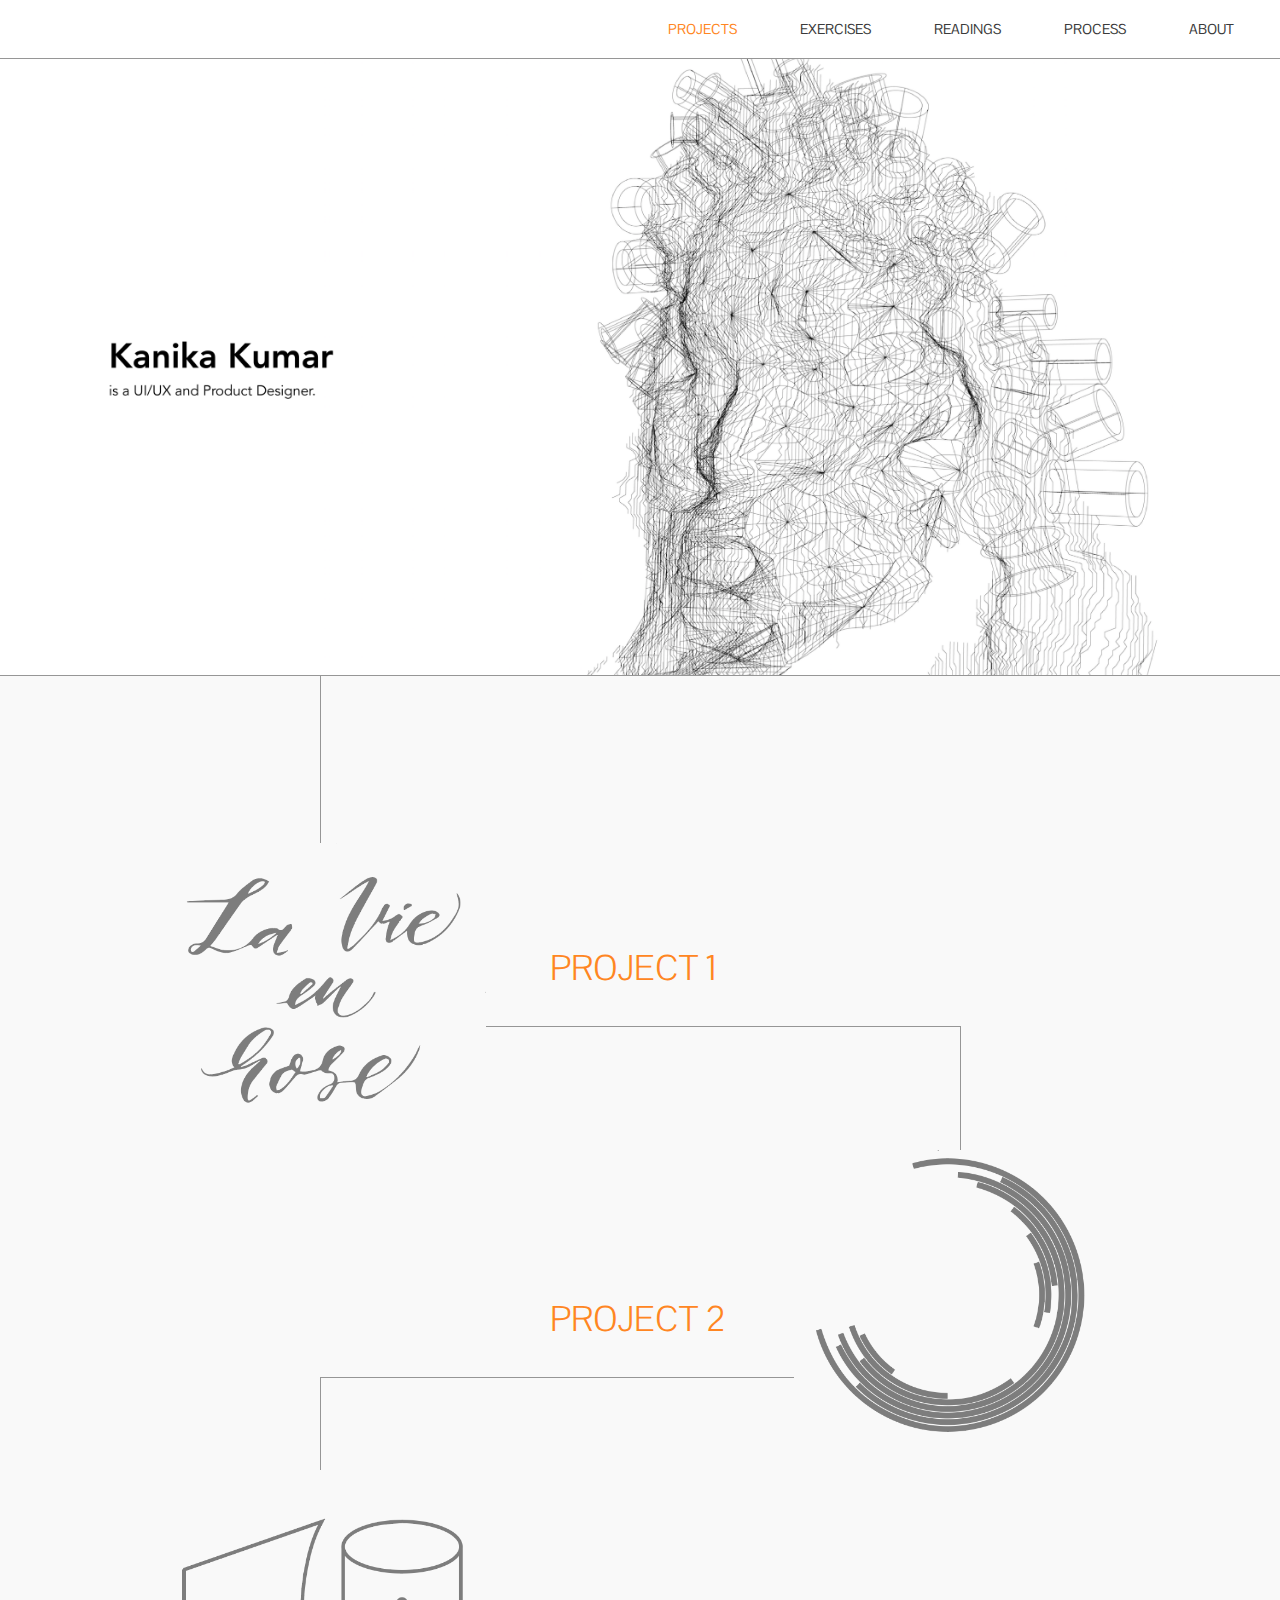
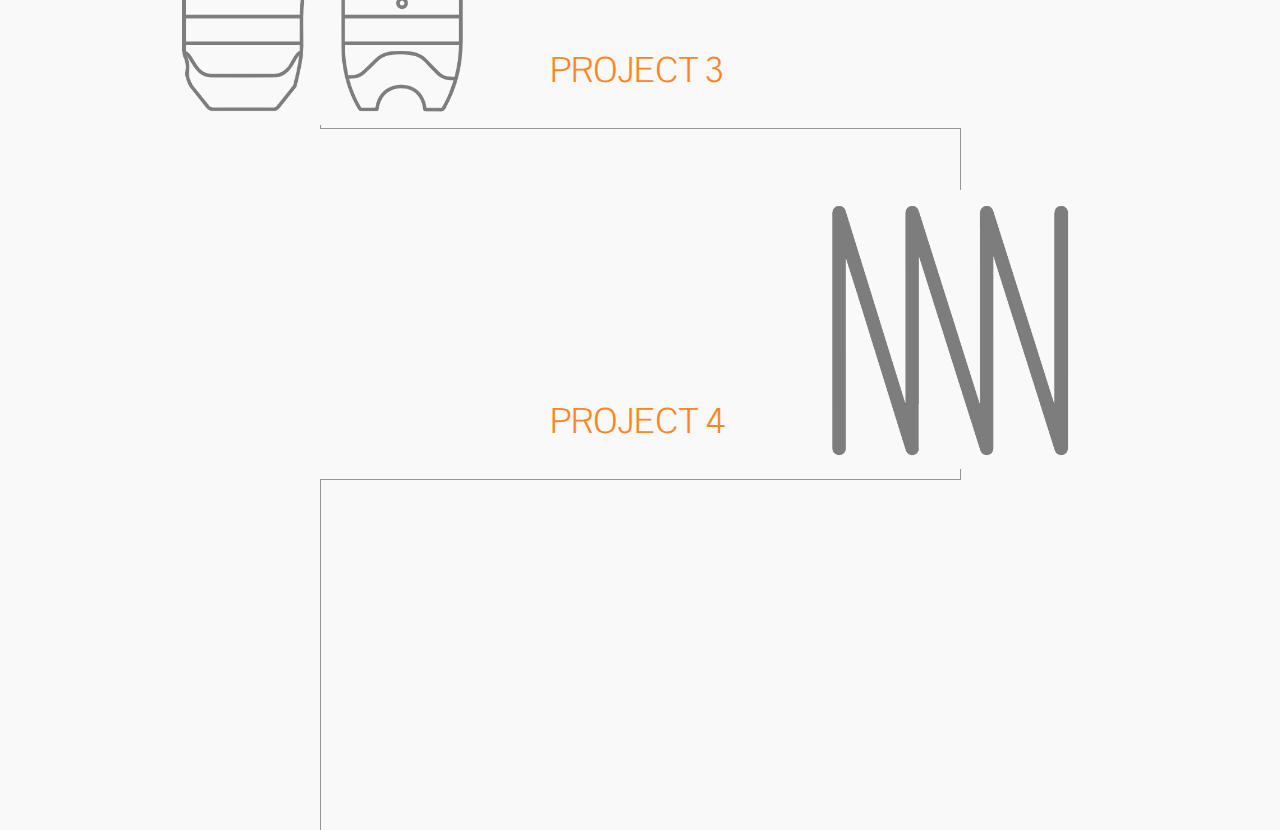
<file: index.html>
<!DOCTYPE html>
<html>
	<head>
		<title>Kanika Kumar | Projects</title>
		<link rel="stylesheet" href="index.css">
		<script src="https://ajax.googleapis.com/ajax/libs/jquery/2.1.3/jquery.min.js"></script>
		<script src="index.js"></script>
	</head>

	<body>
		<ul>
			<li><a class="current" href="index.html">PROJECTS</a></li>
			<li><a href="exercises.html">EXERCISES</a></li>
			<li><a href="readings.html">READINGS</a></li>
			<li><a href="process.html">PROCESS</a></li>
			<li><a href="aboutpage.html">ABOUT</a></li>
		</ul>


		<img class="webbanner" src="websitebanner.png" alt="website banner">
		<div class="access">

			<img class="project1" src="project1.png" alt="project 1">
			<div class="describe1">
				<img class="cover" src="cover1.png" alt="cover 1">
				<h2>LYRIC PROJECT: LA VIE EN ROSE</h2>
				<p>This was the first proper project we worked on and was all about illustrating different lyrics using different fonts and layouts. The idea was to feel the song through the presentation of the words. I chose "La Vie En Rose" by Louis Armstrong.</p>
				<p><a class="link" href="LaVieEnRose/la_vie_en_rose.html">Check it out!</a></p>
			</div>


			<img class="project2" src="project2.png" alt="project 2">
			<div class="describe2">
				<img class="cover" src="cover2.png" alt="cover 2">
				<h2>JMB PROJECT: BEETHOVEN</h2>
				<p>This project involved studying Josef Muller-Brockmann’s beautiful posters. I decided to focus on his Beethoven series because of my love for music and also decided to experiment with animation techniques in CSS.</p>
				<p><a class="link" href="JMBPoster/JMBPoster-test.html">Check it out!</a></p>
			</div>


			<img class="project3" src="project3.png" alt="project 3">
			<div class="describe3">
				<img class="cover" src="cover3.png" alt="cover 3">
				<h2>WEB TREND PROJECT: URTHY</h2>
				<p>This was our first Javascript project and we were asked to find a web trend we were drawn to and either emphasize or diminish it. I decided to focus on scroll animation to animate components of my own project. </p>
				<p><a class="link" href="WebTrends/urthy.html">Check it out!</a></p>
			</div>


			<img class="project4" src="project4.png" alt="project 4">
			<div class="describe4">
				<img class="cover" src="cover4.png" alt="cover 4">
				<h2>RECORD PROJECT: BEATREVIEW</h2>
				<p>The aim of this project was to record something- I paired my love for horror movies and fascination with fluctuating heart rate to measure heart rate changes during a horror movie. I worked on three movies with two viewers including myself.</p>
				<p><a class="link" href="Record/record.html">Check it out!</a></p>
				
			</div>

			<h4 class="label1">PROJECT 1</h4>
			<div class="line1"></div>
			<h4 class="label2">PROJECT 2</h4>
			<div class="line2"></div>
			<h4 class="label3">PROJECT 3</h4>
			<div class="line1"></div>	
			<h4 class="label4">PROJECT 4</h4>	
			<div class="line2"></div>	
			<div class="line3"></div>
		</div>
</html>
</file>
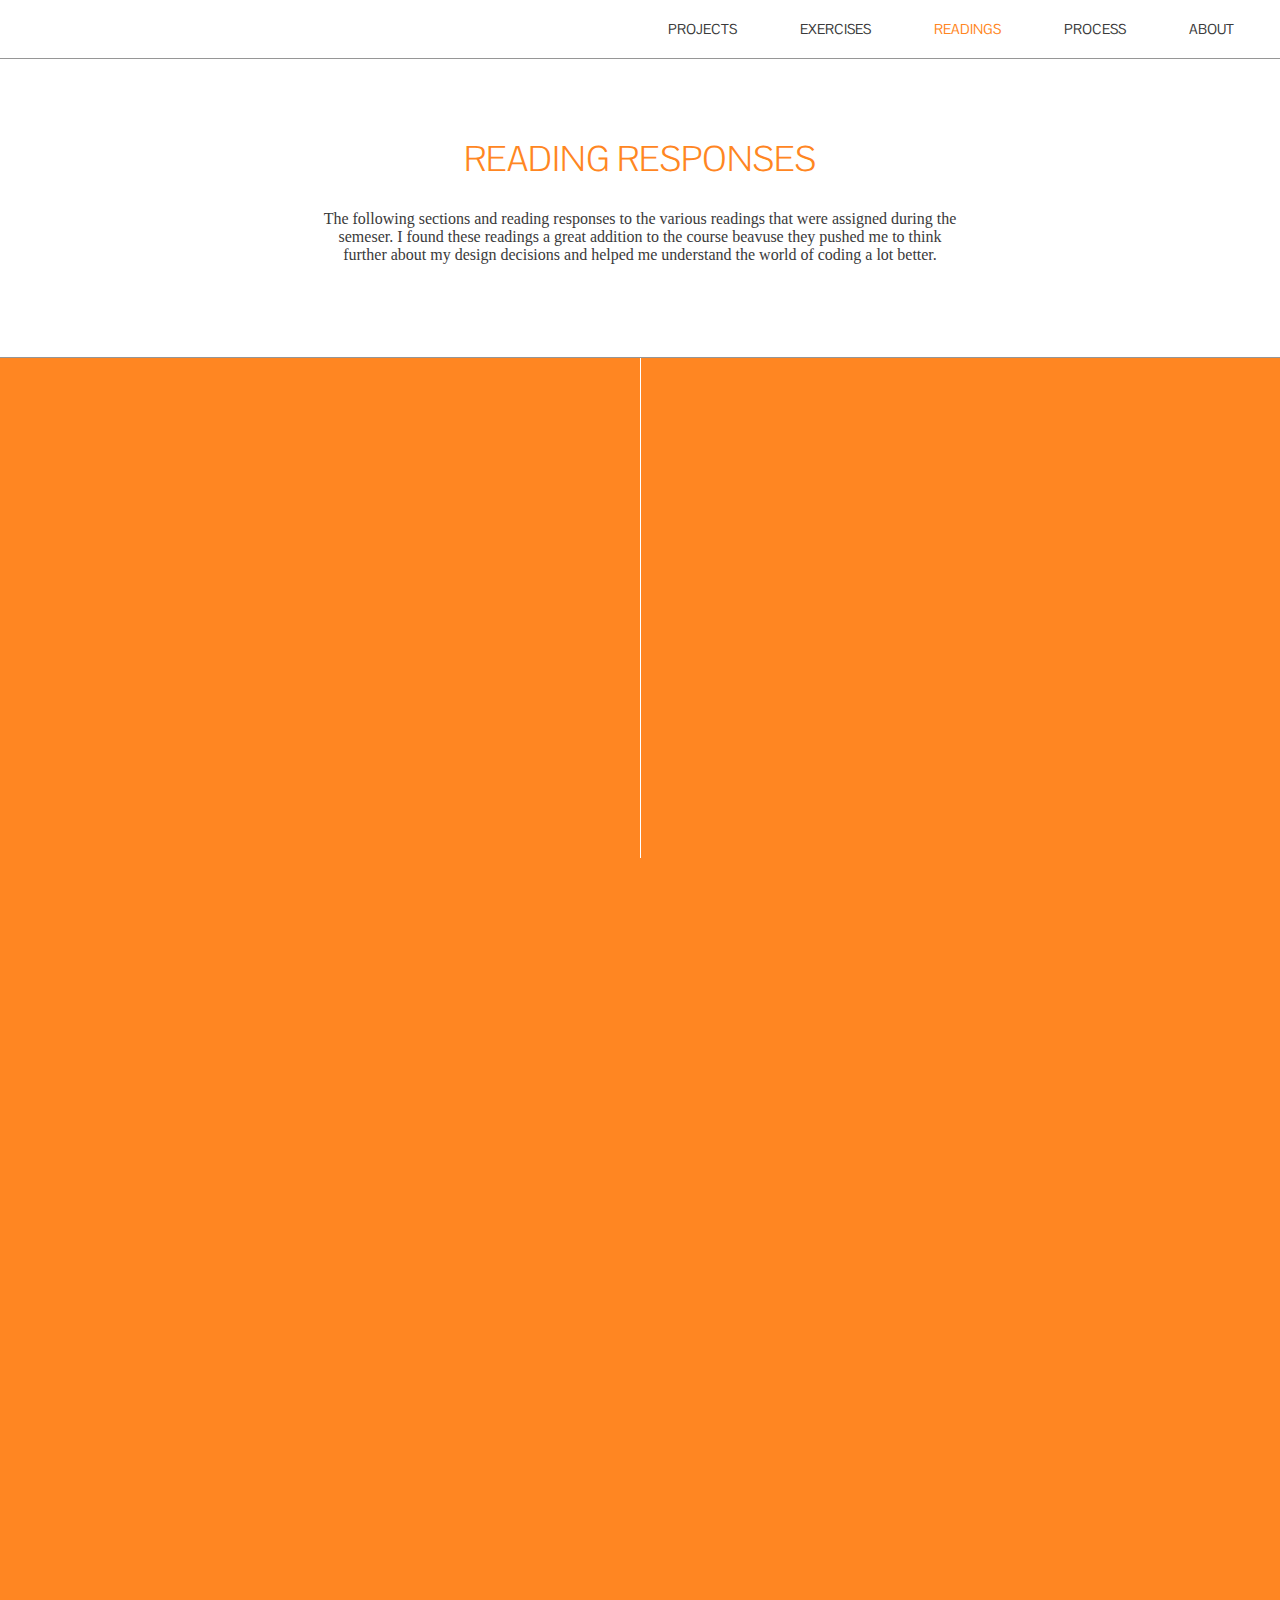
<file: readings.html>
<!DOCTYPE html>
<html>
	<head>
		<title>Kanika Kumar | Readings</title>
		<link rel="stylesheet" href="readings.css">
		<script src="https://ajax.googleapis.com/ajax/libs/jquery/2.1.3/jquery.min.js"></script>
		<script src="readings.js"></script>
	</head>

	<body>

		<ul>
			  <li><a href="index.html">PROJECTS</a></li>
			  <li><a href="exercises.html">EXERCISES</a></li>
			  <li><a class="current" href="readings.html">READINGS</a></li>
			  <li><a href="process.html">PROCESS</a></li>
			  <li><a href="aboutpage.html">ABOUT</a></li>
		</ul>

		<div class="readingresponses">
			<h2>READING RESPONSES</h2>
				
			<p>The following sections and reading responses to the various readings that were assigned during the semeser. I found these readings a great addition to the course beavuse they pushed me to think further about my design decisions and helped me understand the world of coding a lot better.</p>
		</div>

		<div class="line"></div>
		<div class="fade"></div>
		<div class="reading1">
				<p class="title">What is Code? & What Screens Want:</p>

				<p class="response">Interesting how the What is Code? article draws the reader in by placing them as a person in the conversation. This is a great way to start off the reading by piquing the reader’s interest and urging them to read on. The article does a good job of addressing all the different kinds of questions skeptics would have about a website redesign and the best way to address these concerns. One very important thing that the reading mentions is the importance of iconography- in this case, the shopping cart icon and additional features that make the cart page more accessible. Further, the article allows the reader to understand computers in a different way. For instance, the section about each key on a keyboard sending a scancode is particularly interesting because it reminds the reader how much a computer processes in a split second. I particularly enjoyed the interactivity of the graphics in the reading, specifically the keyboard section that illustrated the text perfectly. I also enjoyed the debugging section where I was able to test my coding knowledge.</p>

				<p class="response">Another very interesting section of this reading was the section about selecting coding languages and the pros and cons of each. I found this particularly interesting because I have often wondered why programmers work with specific languages and why there are so many to start with. It was interesting to understand how certain languages pose limitations, while others work perfectly for specific programming tasks. I was also unaware that different languages run at different speeds. One interesting portion was understanding the difference between Java and Javascript. I would be interested to learn both language and thereafter truly understand that they are only linked by name.</p> 

				<p class="response">The Frank Chimero reading is written a lot more formally than the previous reading. I enjoyed the aspirin example because it really put things about technological advancement in perspective. It is interesting to relate the aspirin example to coding and how that explains why we use language instead of coding in machine language. The padding is the middle ground that we use to input instructions. I found this reading a bit more difficult to get into because of the excessive white space. The large titles were also very distracting and made me lose my train of thought if I started to think deeper about a certain topic. This website definitely needs to be designed better for people to get into the text and respond to it. The previous reading was a lot easier to focus on because the text was the right size and closer together. Further, the frequent interactive sections made the reading more fun, and less like a 38,000 word essay. However, I did enjoy the color break sections which broke up the text a lot better than the Paul Ford article.</p>
		</div>
		<div class="line"></div>
		<div class="reading2">
				<p class="title">A vernacular web:<p>

				<p class="response">I enjoyed this article first and foremost because of how well and descriptively it was written. Olia consciously writes in a storytelling format to keep the reader hooked along the storyline rather than view the text as paragraphs of fact. The article reiterates the extent to which the web has changed- it now caters towards any and every need, compared to the past when a select audience made use of it. It is certainly interesting to think about a time before my own when people managed without the internet. I like her use of the word “amateur”- it perfectly describes the beginnings of the web while acknowledging its scope for growth. I loved her comparison between web designs and fashion, especially because it relates to the web trends assignment we are currently working on. Much like fashion, web trends constantly change but also tend to reappear over time. Certain trends even render themselves themselves timeless.</p>

				<p class="title">Jodi’s Infrastructure:</p>

				<p class="response">I liked the layout of this article a lot more- the white space made it an easier read and the full bleed images held my attention. It was interesting to think of the different http layouts and pieces of art rather than urls. It certainly raises the question of what constitutes as art, and how something can be seen as beautiful and meaningful regardless of the medium. It definitely changes things to think of code as beautiful- makes me think a lot deeper about how consciously programmers lay out their code. Not only does it read better, bit it also looks more visually pleasing. One might even think of programmers as artists to some extent. I enjoyed the section about different languages and characters having the same underlying ASCII language. It certainly made me think about how difficult it is to create a new coding language that caters to different languages, emoticons and expressions regardless of user geography. The article makes a key point of comparing the web to fractals and how new webpages act as tiny additions to the ever growing fractal network. I have always been fascinated by fractals, so particularly loved this comparison. It helped me understand the complexity of the web just a little bit better.</p>
		</div>
		<div class="line"></div>
		<div class="reading3">
			<p class="title">Capitalism vs. Privacy:</p>

			<p class="response">I found this article particularly interesting because it addresses what everyone is concerned about in this day and age. Almost everyone has their laptop cameras covered and most people monitor how their computers manage to cater adds towards them based on conversations they’ve had near their devices. It is certainly a scary time and there is so much we don’t know about how these large tech giants are monitoring us. That being said, I definitely maintain that while privacy is a thing of the past, these companies have so much data flowing in that it is hard for them to pay close attention to individual activities. Nevertheless, I agree with everything the article the article states. All this data is collected for targeted advertising, but could cause a fair amount of damage if it were to fall into the wrong hands. These tech giants seem to be underplaying the amount of power they have over their audience. I found the IBM example very interesting- while extreme, it served as a good example of how these companies have important data that can be used to cause harm. The article is written in a fairly hostile tone, but I think this is important to convey the slippery slope that technological advancement has put us on.</p>

			<p class="title">Critical Atlas of Internet:</p>

			<p class="response">I loved the layout of this article especially because it relates to some of the layouts I have been working on in my projects. I appreciated the use of “sticky” positioning for more interactive scrolling. This article is laid out more like a scientific report, and at a glance looks like it could be talking about some kind of particle theory. I must point out that the typography made it a bit difficult to read the heavier paragraphs. I did not enjoy reading this article as much as the previous one because I found it difficult to follow along. There is a lack of text and limited explanation as to what these series of images mean. Further, the article mentions that the cyberspace takes a physical form, and I agree with this. The internet exists well beyond our screens and influences everything around us. Everything is mapped and navigated, and even screen less objects can be tracked in some way or another. I found it interesting that this article referred to the internet as a slippery slope much like I pointed out during my reading reaction to the previous article. I enjoyed the use of the words “dark fiber highway” to describe the networks that large companies create to track their own data.</p> 

		</div>
		<div class="line"></div>
		<div class="reading4">
			<p class="title">Internet Under Fire:</p>

			<p class="response">This reading was pretty similar to the previous reading about privacy. Same tone and approach to the internet of things. I enjoyed how the article highlights that the net can do some very interesting things such as offer movies on demand and music, but also that these things are the least of what it can do. It reminds us that the net is a powerful space that can do much more than we could even imagine- the article ties into the previous privacy reading here where it mentions connectivity without permission. Further, the article makes an interesting point that the internet is not owned by anyone, and yet only a select number of companies profit from its “super power” of connectivity without permission. If it isn’t owned by anyone, then will there come a time when we view the internet as an entity with a mind of its own. How much further can the internet grow before it starts to expand on its own. How much longer before we lost control of it? The article also tends to refer to the internet as a medium, but I have trouble viewing it as just a medium. To me, a medium is something that we can control, like paint or paper. But the internet is so much more and certainly something too immensely complicated for us to control. I feel like the internet has expanded so much in recent years that we have lost our opportunity to control it. </p>
		</div>
		<div class="line"></div>
	</body>
</html>
</file>
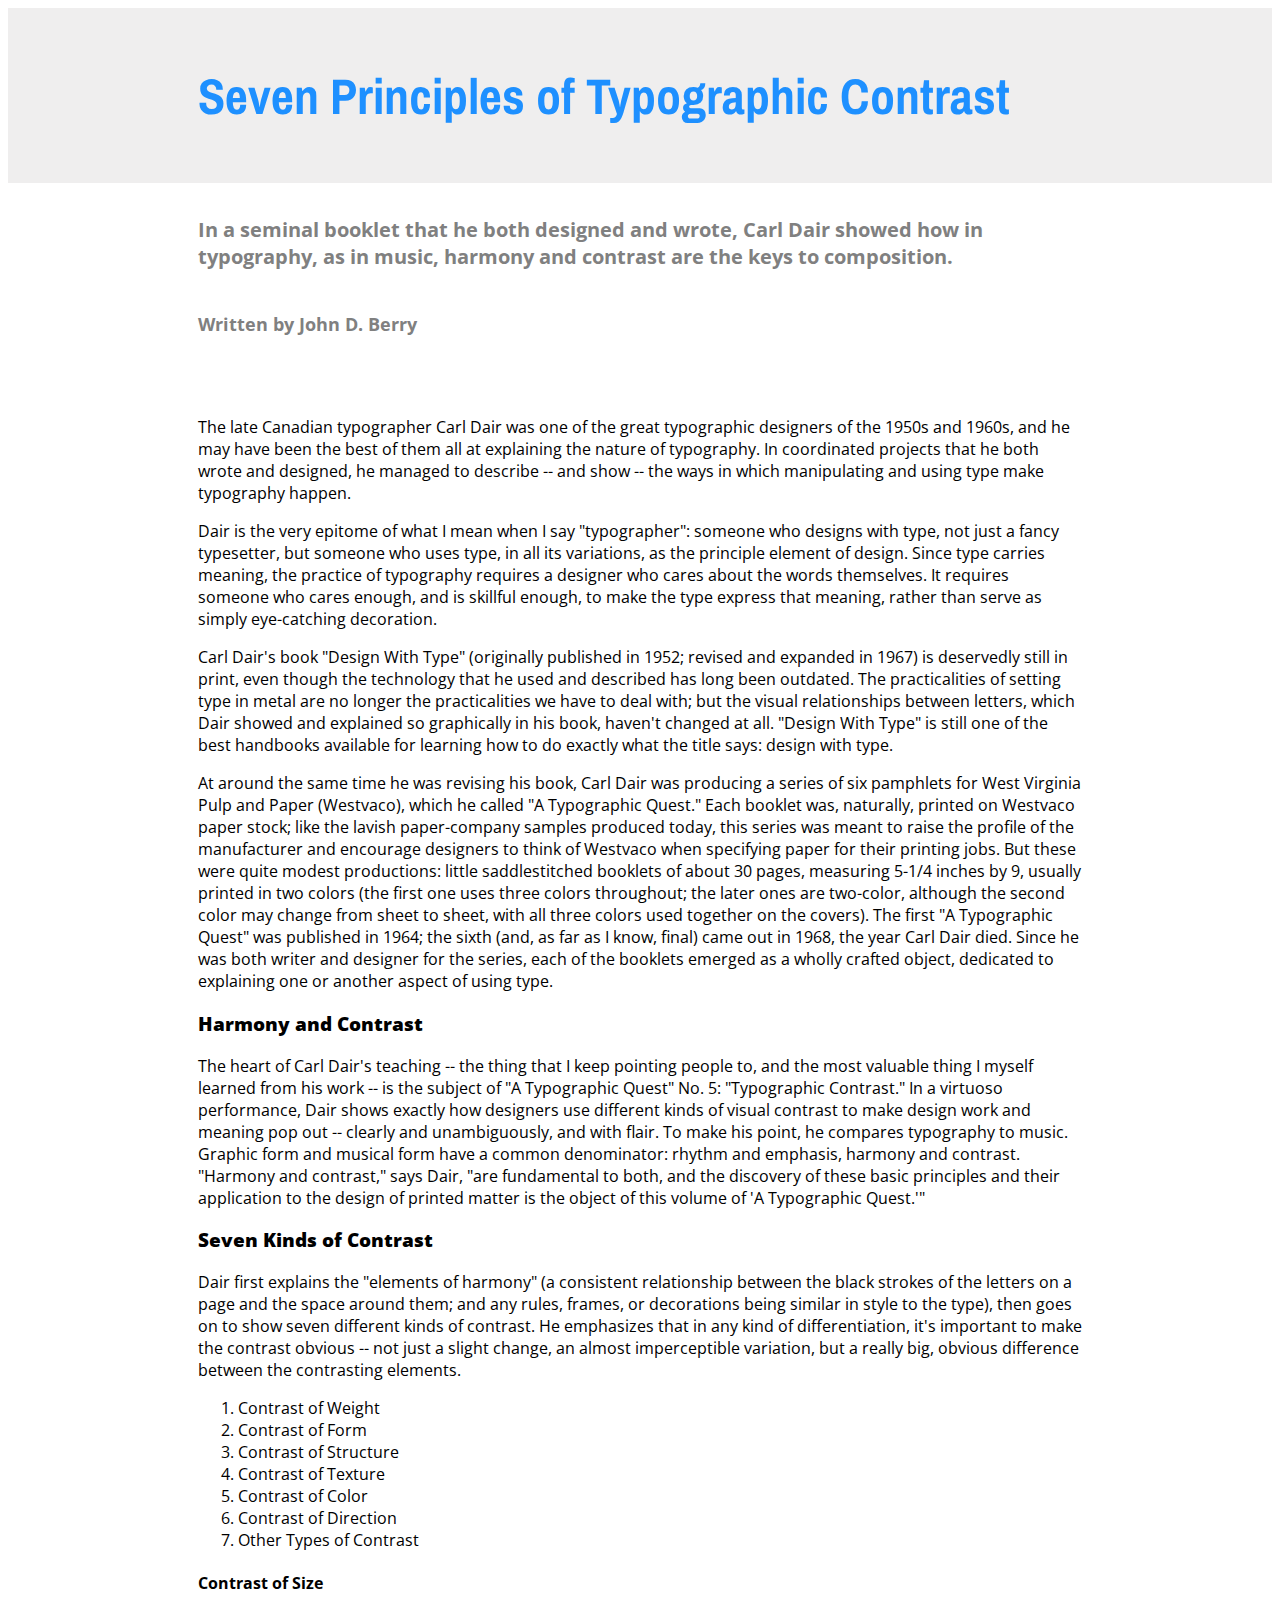
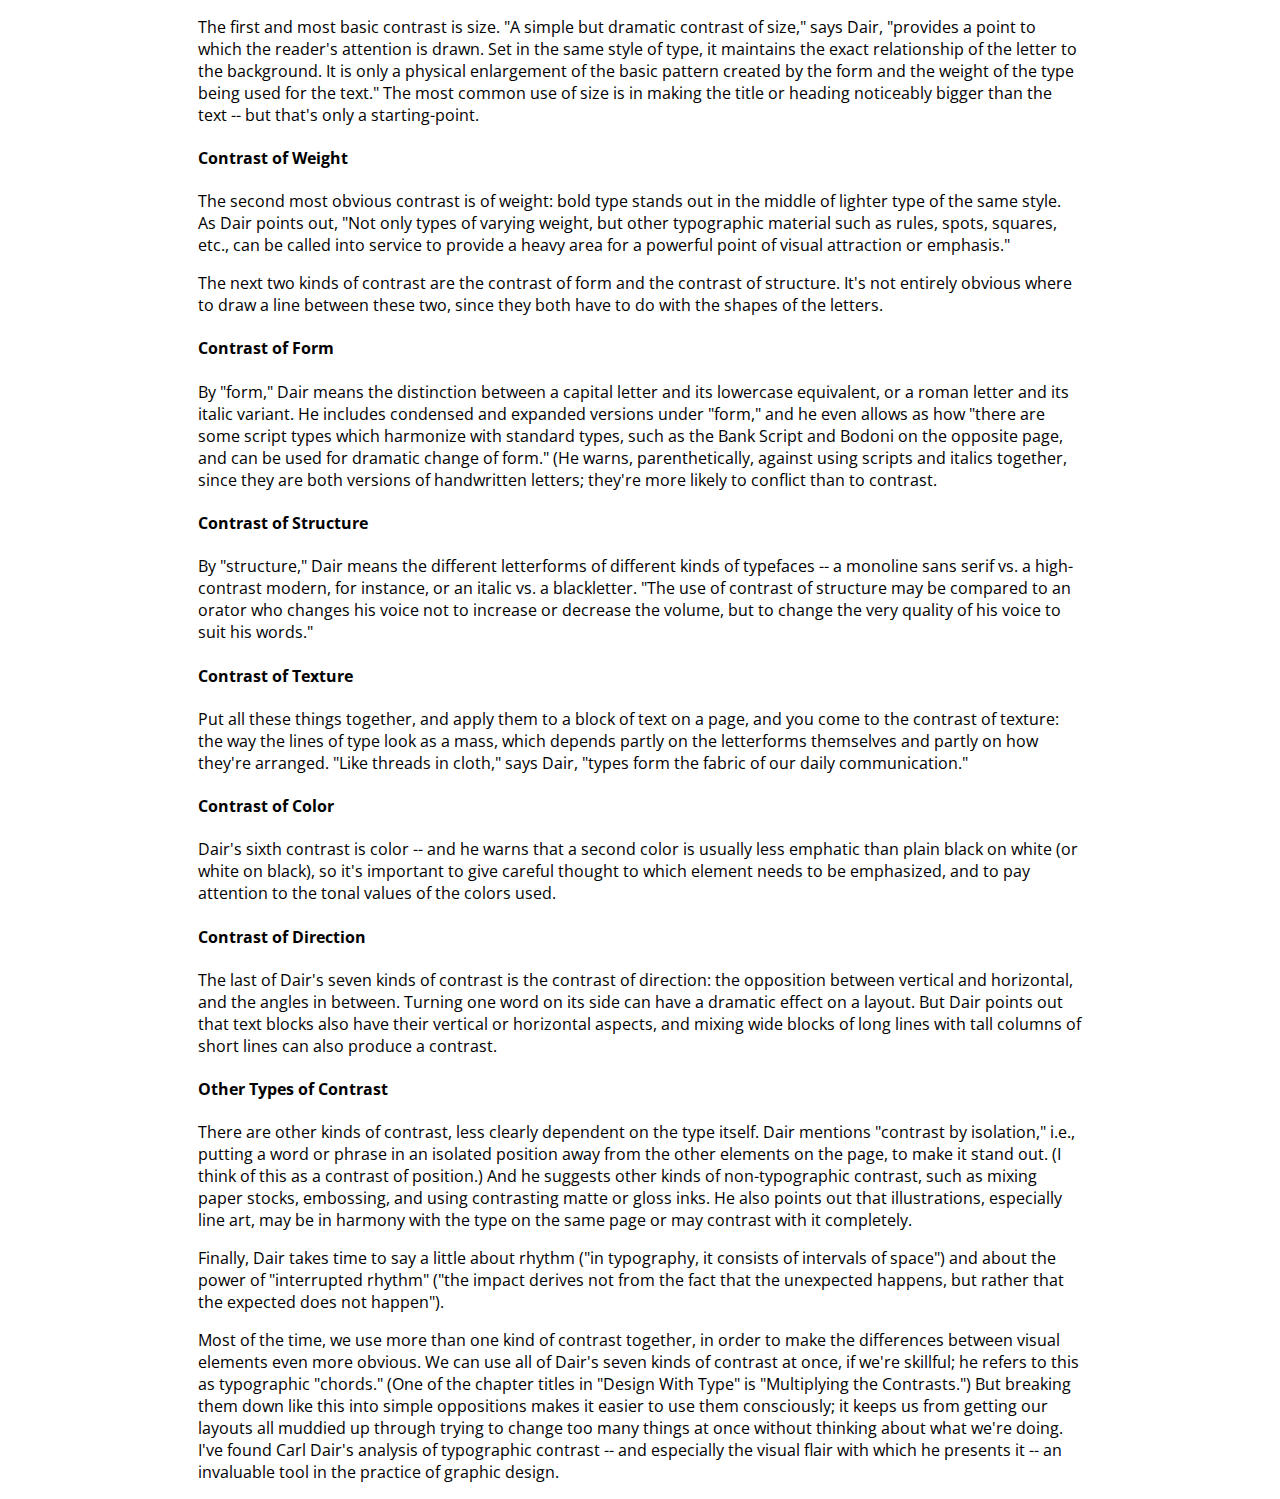
<file: 01_HTML/seven-principles.html>
<!DOCTYPE html> 
<html>

<head>
<title>Seven Principles of Typographic Contrast</title>

<link rel="stylesheet" href="style.css">
</head>

<body>
<section class="work">
	<div class="content-wrap">
		<h1 style="color:DodgerBlue;"><b>Seven Principles of Typographic Contrast</b></h1>
	</div>
</section>

<section class="info">
	<div class="details">
		<h5 style="color:Gray;">In a seminal booklet that he both designed and wrote, Carl Dair showed how in typography, as in music, harmony and contrast are the keys to composition.</h5>

		<h6 style="color:Gray;">Written by John D. Berry</h6>
		<br>
		<p>
		The late Canadian typographer Carl Dair was one of the great typographic designers of the 1950s and 1960s, and he may have been the best of them all at explaining the nature of typography. In coordinated projects that he both wrote and designed, he managed to describe -- and show -- the ways in which manipulating and using type make typography happen.</p>

		<p>Dair is the very epitome of what I mean when I say "typographer": someone who designs with type, not just a fancy typesetter, but someone who uses type, in all its variations, as the principle element of design. Since type carries meaning, the practice of typography requires a designer who cares about the words themselves. It requires someone who cares enough, and is skillful enough, to make the type express that meaning, rather than serve as simply eye-catching decoration.</p>

		<p>Carl Dair's book "Design With Type" (originally published in 1952; revised and expanded in 1967) is deservedly still in print, even though the technology that he used and described has long been outdated. The practicalities of setting type in metal are no longer the practicalities we have to deal with; but the visual relationships between letters, which Dair showed and explained so graphically in his book, haven't changed at all. "Design With Type" is still one of the best handbooks available for learning how to do exactly what the title says: design with type.</p>

		<p>At around the same time he was revising his book, Carl Dair was producing a series of six pamphlets for West Virginia Pulp and Paper (Westvaco), which he called "A Typographic Quest." Each booklet was, naturally, printed on Westvaco paper stock; like the lavish paper-company samples produced today, this series was meant to raise the profile of the manufacturer and encourage designers to think of Westvaco when specifying paper for their printing jobs. But these were quite modest productions: little saddlestitched booklets of about 30 pages, measuring 5-1/4 inches by 9, usually printed in two colors (the first one uses three colors throughout; the later ones are two-color, although the second color may change from sheet to sheet, with all three colors used together on the covers). The first "A Typographic Quest" was published in 1964; the sixth (and, as far as I know, final) came out in 1968, the year Carl Dair died. Since he was both writer and designer for the series, each of the booklets emerged as a wholly crafted object, dedicated to explaining one or another aspect of using type.</p>

		<h3><b>Harmony and Contrast</b></h3>

		<p>
		The heart of Carl Dair's teaching -- the thing that I keep pointing people to, and the most valuable thing I myself learned from his work -- is the subject of "A Typographic Quest" No. 5: "Typographic Contrast." In a virtuoso performance, Dair shows exactly how designers use different kinds of visual contrast to make design work and meaning pop out -- clearly and unambiguously, and with flair. To make his point, he compares typography to music.
		<br>
		Graphic form and musical form have a common denominator: rhythm and emphasis, harmony and contrast. "Harmony and contrast," says Dair, "are fundamental to both, and the discovery of these basic principles and their application to the design of printed matter is the object of this volume of 'A Typographic Quest.'"
		</p>

		<h3><b>Seven Kinds of Contrast</b></h3>

		<p>
		Dair first explains the "elements of harmony" (a consistent relationship between the black strokes of the letters on a page and the space around them; and any rules, frames, or decorations being similar in style to the type), then goes on to show seven different kinds of contrast. He emphasizes that in any kind of differentiation, it's important to make the contrast obvious -- not just a slight change, an almost imperceptible variation, but a really big, obvious difference between the contrasting elements.
		</p>

		<ol>
		<li>Contrast of Weight</li>
		<li>Contrast of Form</li>
		<li>Contrast of Structure</li>
		<li>Contrast of Texture</li>
		<li>Contrast of Color</li>
		<li>Contrast of Direction</li>
		<li>Other Types of Contrast</li>
		</ol>

		<h4>Contrast of Size</h4>

		<p>The first and most basic contrast is size. "A simple but dramatic contrast of size," says Dair, "provides a point to which the reader's attention is drawn. Set in the same style of type, it maintains the exact relationship of the letter to the background. It is only a physical enlargement of the basic pattern created by the form and the weight of the type being used for the text." The most common use of size is in making the title or heading noticeably bigger than the text -- but that's only a starting-point.</p>

		<h4>Contrast of Weight</h4>

		<p>The second most obvious contrast is of weight: bold type stands out in the middle of lighter type of the same style. As Dair points out, "Not only types of varying weight, but other typographic material such as rules, spots, squares, etc., can be called into service to provide a heavy area for a powerful point of visual attraction or emphasis."</p>
		<p>The next two kinds of contrast are the contrast of form and the contrast of structure. It's not entirely obvious where to draw a line between these two, since they both have to do with the shapes of the letters.</p>


		<h4>Contrast of Form</h4>

		<p>By "form," Dair means the distinction between a capital letter and its lowercase equivalent, or a roman letter and its italic variant. He includes condensed and expanded versions under "form," and he even allows as how "there are some script types which harmonize with standard types, such as the Bank Script and Bodoni on the opposite page, and can be used for dramatic change of form." (He warns, parenthetically, against using scripts and italics together, since they are both versions of handwritten letters; they're more likely to conflict than to contrast.</p>

		<h4>Contrast of Structure</h4>

		<p>By "structure," Dair means the different letterforms of different kinds of typefaces -- a monoline sans serif vs. a high-contrast modern, for instance, or an italic vs. a blackletter. "The use of contrast of structure may be compared to an orator who changes his voice not to increase or decrease the volume, but to change the very quality of his voice to suit his words."</p>

		<h4>Contrast of Texture</h4>

		<p>Put all these things together, and apply them to a block of text on a page, and you come to the contrast of texture: the way the lines of type look as a mass, which depends partly on the letterforms themselves and partly on how they're arranged. "Like threads in cloth," says Dair, "types form the fabric of our daily communication."</p>


		<h4>Contrast of Color</h4>

		<p>Dair's sixth contrast is color -- and he warns that a second color is usually less emphatic than plain black on white (or white on black), so it's important to give careful thought to which element needs to be emphasized, and to pay attention to the tonal values of the colors used.</p>

		<h4>Contrast of Direction</h4>

		<p>The last of Dair's seven kinds of contrast is the contrast of direction: the opposition between vertical and horizontal, and the angles in between. Turning one word on its side can have a dramatic effect on a layout. But Dair points out that text blocks also have their vertical or horizontal aspects, and mixing wide blocks of long lines with tall columns of short lines can also produce a contrast.</p>

		<h4>Other Types of Contrast</h4>

		<p>There are other kinds of contrast, less clearly dependent on the type itself. Dair mentions "contrast by isolation," i.e., putting a word or phrase in an isolated position away from the other elements on the page, to make it stand out. (I think of this as a contrast of position.) And he suggests other kinds of non-typographic contrast, such as mixing paper stocks, embossing, and using contrasting matte or gloss inks. He also points out that illustrations, especially line art, may be in harmony with the type on the same page or may contrast with it completely.</p>

		<p>Finally, Dair takes time to say a little about rhythm ("in typography, it consists of intervals of space") and about the power of "interrupted rhythm" ("the impact derives not from the fact that the unexpected happens, but rather that the expected does not happen").</p>

		<p>Most of the time, we use more than one kind of contrast together, in order to make the differences between visual elements even more obvious. We can use all of Dair's seven kinds of contrast at once, if we're skillful; he refers to this as typographic "chords." (One of the chapter titles in "Design With Type" is "Multiplying the Contrasts.") But breaking them down like this into simple oppositions makes it easier to use them consciously; it keeps us from getting our layouts all muddied up through trying to change too many things at once without thinking about what we're doing. I've found Carl Dair's analysis of typographic contrast -- and especially the visual flair with which he presents it -- an invaluable tool in the practice of graphic design.</p>
	</div>
</section>
</body>
</html>
</file>
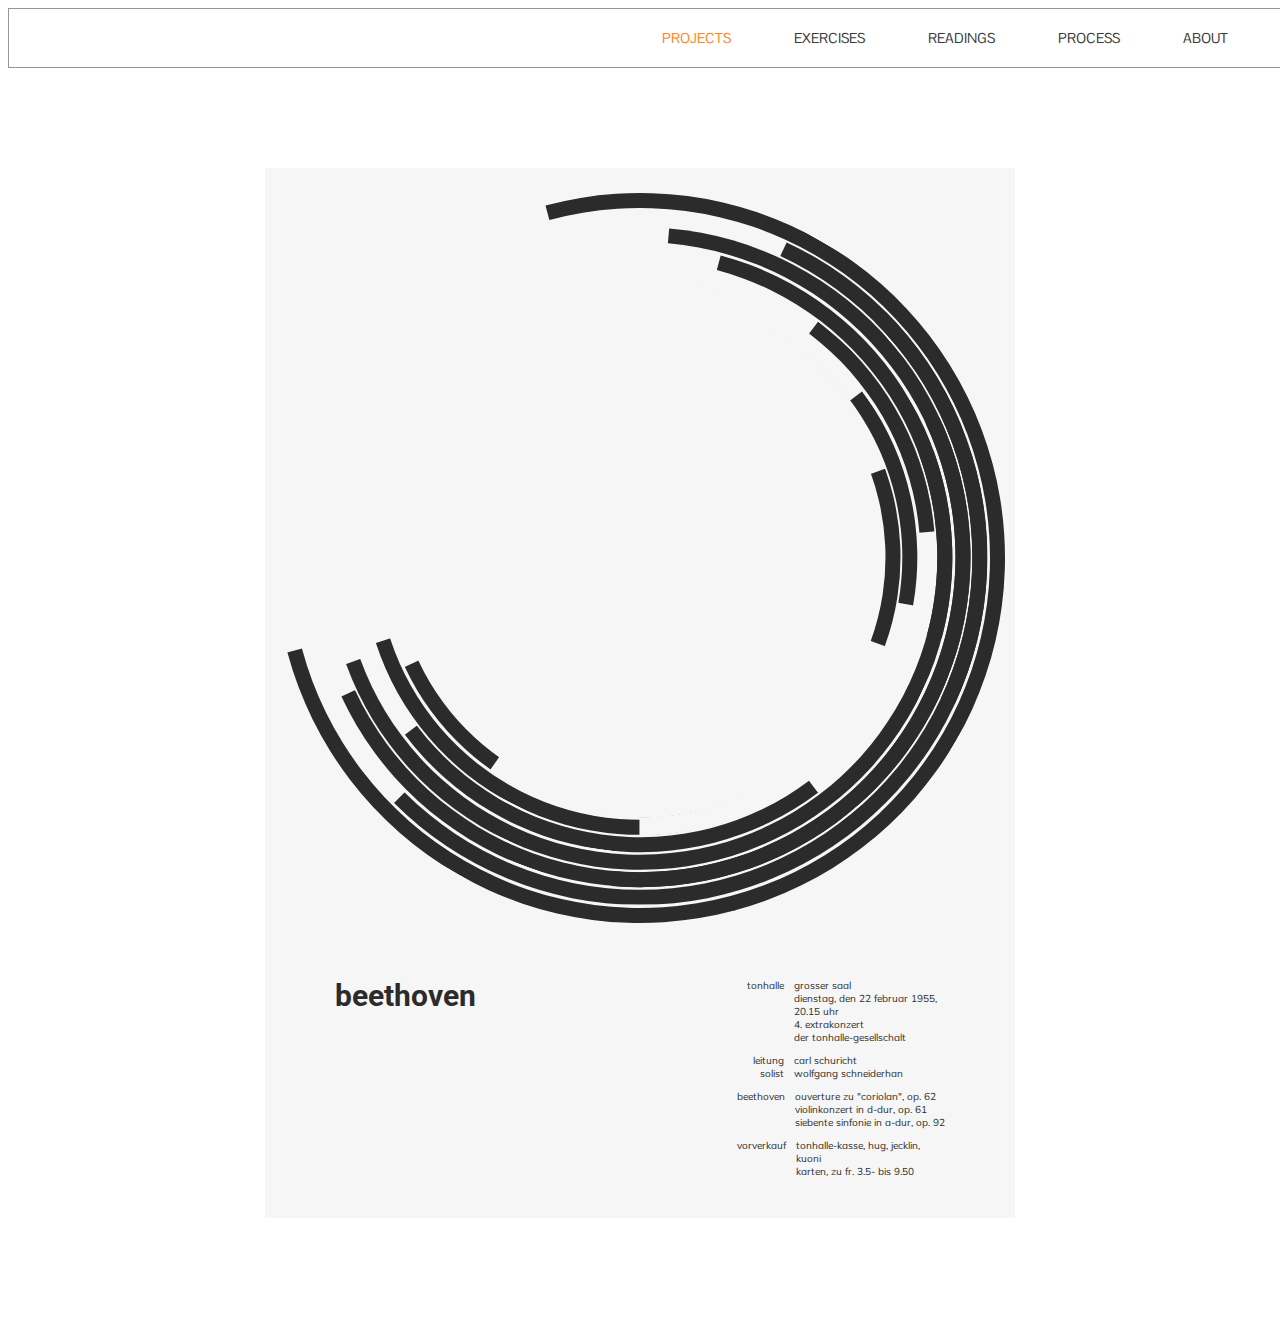
<file: JMBPoster/JMBPoster-test.html>
<!DOCTYPE html>
<html>
	<head>
		<title>Joseph Muller-Brockman Poster</title>
		<link rel="stylesheet" href="JMBPoster-test.css">
	</head>

	<body>

		<ul>
			<li><a class="current" href="../index.html">PROJECTS</a></li>
			<li><a href="../exercises.html">EXERCISES</a></li>
			<li><a href="../readings.html">READINGS</a></li>
			<li><a href="../process.html">PROCESS</a></li>
			<li><a href="../aboutpage.html">ABOUT</a></li>
		</ul>
		
		<div id="rectangle">
			<h2>beethoven</h2>
			<div id="description">
				<div class="row1">
					<div class="left">tonhalle</div>
					<div class="right">grosser saal<br>
						dienstag, den 22 februar 1955,<br>
						20.15 uhr <br>
						4. extrakonzert <br>
						der tonhalle-gesellschalt</div>	
				</div>
				<div class="row2">
					<div class="left">leitung<br>solist</div>
					<div class="right">carl schuricht<br>wolfgang schneiderhan</div>	
				</div>
				<div class="row3">
					<div class="left">beethoven</div>
					<div class="right">ouverture zu "coriolan", op. 62<br>
						violinkonzert in d-dur, op. 61<br>
						siebente sinfonie in a-dur, op. 92</div>
				</div>
				<div class="row4">
					<div class="left">vorverkauf</div>
					<div class="right">tonhalle-kasse, hug, jecklin,<br>
						kuoni<br>
						karten, zu fr. 3.5- bis 9.50</div>
				</div>
			</div>		

			<div id="arc1">
				<div id="arc2"></div>
				<div id="arc3"></div>
				<div id="arc4"></div>
				<div id="arc5"></div>
				<div id="arc6"></div>
				<div id="arc7"></div>
				<div id="arc8"></div>
				<div id="arc9"></div>
				<div id="arc10"></div>
				<div id="arc11"></div>
				<div id="arc12"></div>
				<div id="arc13"></div>
				<div id="arc14"></div>
				<div id="arc15"></div>
				<div id="arc16"></div>
				<div id="arc17"></div>
				<div id="arc18"></div>
				
			</div>
		</div>

	</body>

</html>
</file>
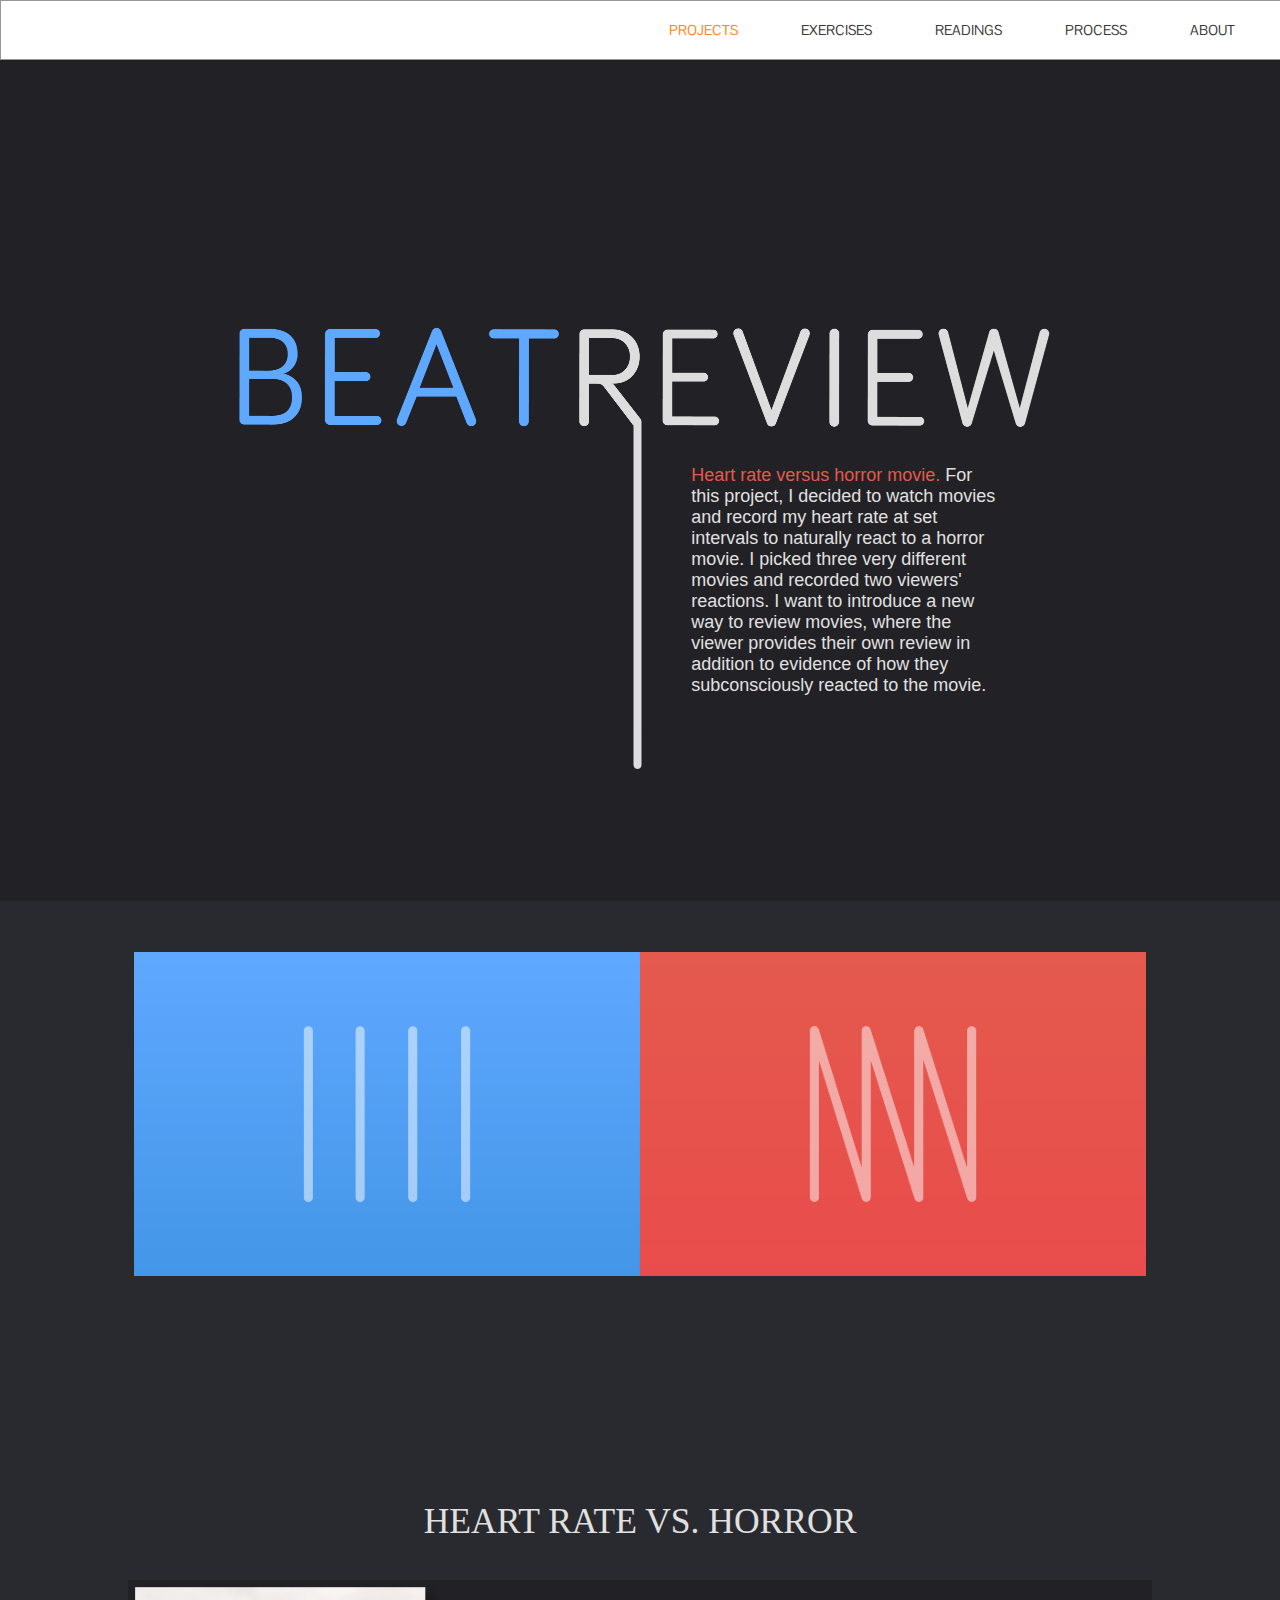
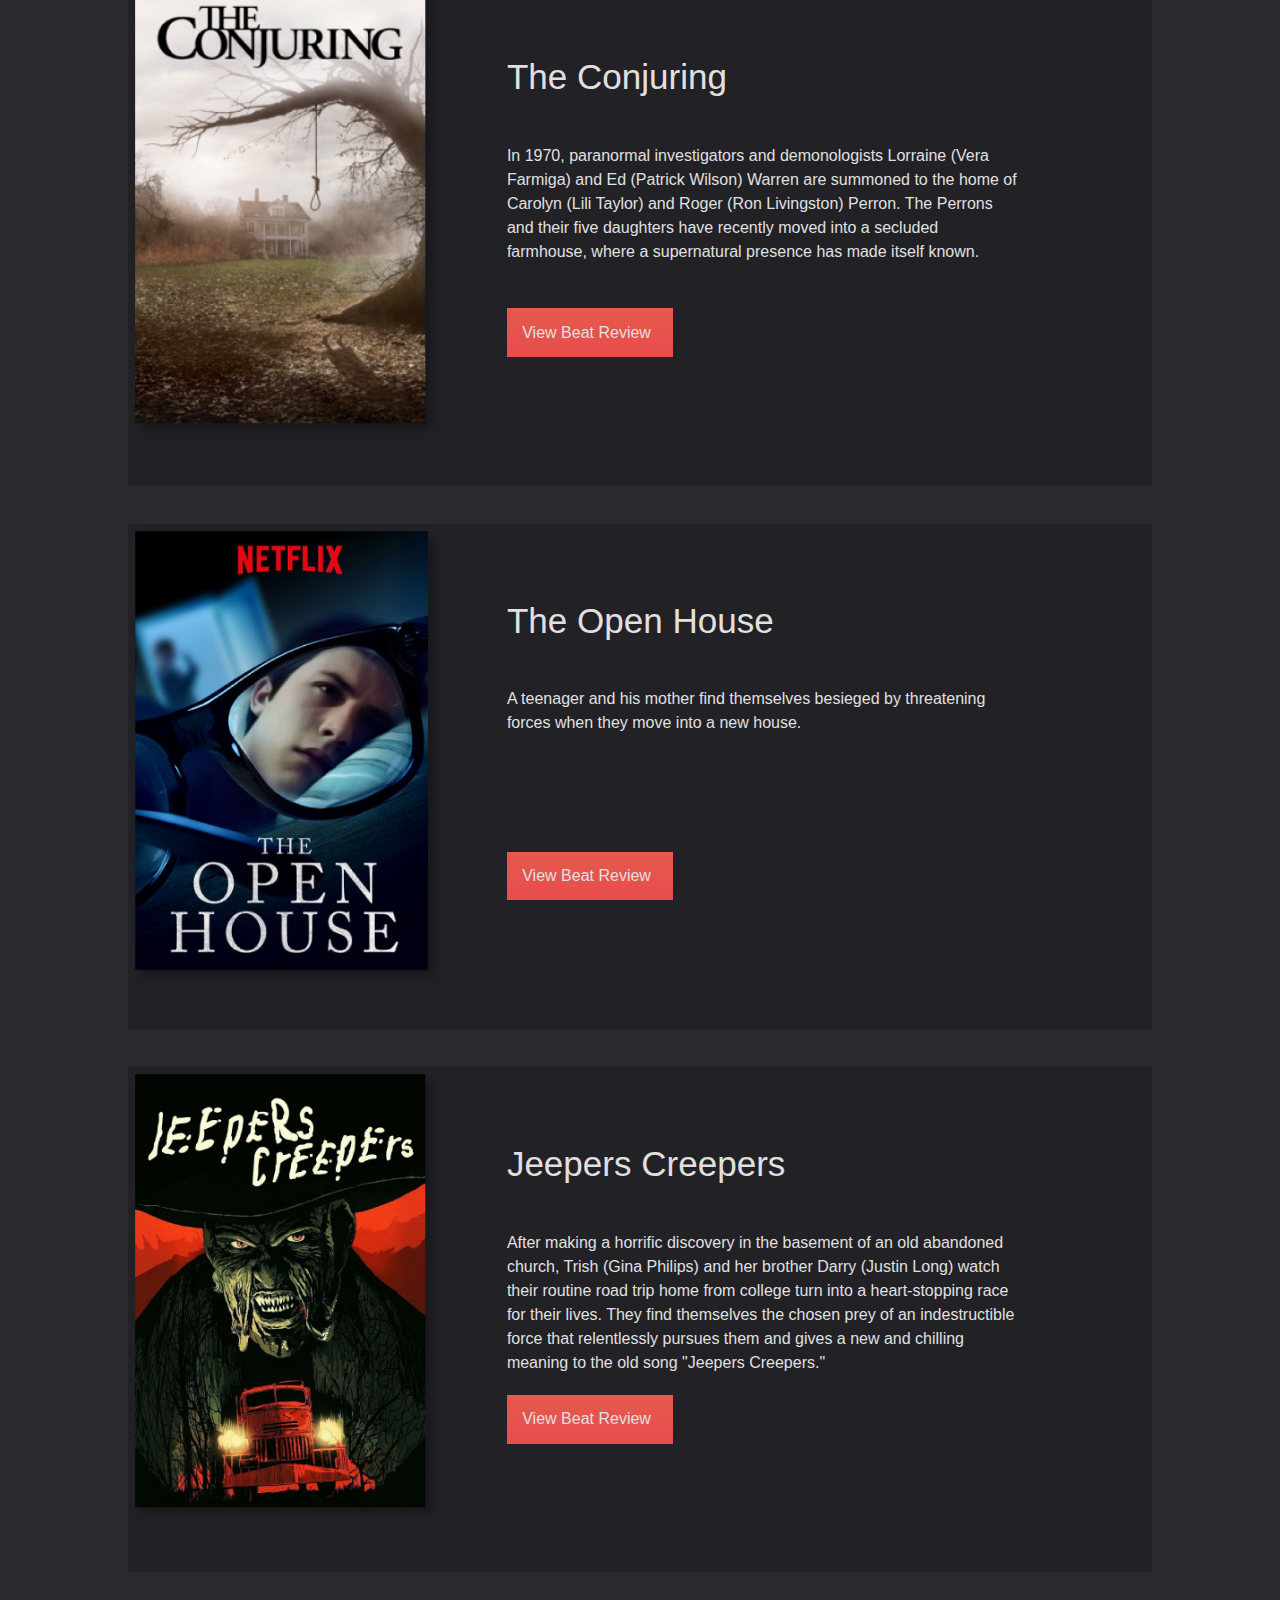
<file: Record/record.html>
<!DOCTYPE html>
<html>

<!--fix code by putting in set body width first-->
  <head>
    <title>Beat Review</title>
    <link rel="stylesheet" href="record.css">
    <link rel="stylesheet" href="https://cdnjs.cloudflare.com/ajax/libs/font-awesome/4.7.0/css/font-awesome.min.css">
    <script src="https://ajax.googleapis.com/ajax/libs/jquery/2.1.3/jquery.min.js"></script>
    <script src="record.js"></script>
  </head>
  <body>
    <!--<script type="text/javascript" src="https://www.gstatic.com/charts/loader.js"></script>
      <div id="chart_div"></div>-->
      <!-- <img class="test" src="desktop_wireframe1.png" alt="Beat Review banner"> -->
      <ul>
        <li><a class="current" href="../index.html">PROJECTS</a></li>
        <li><a href="../exercises.html">EXERCISES</a></li>
        <li><a href="../readings.html">READINGS</a></li>
        <li><a href="../process.html">PROCESS</a></li>
        <li><a href="../aboutpage.html">ABOUT</a></li>
      </ul>

      <div class="banner">
        <p id="subheading"><span>Heart rate versus horror movie.</span> For this project, I decided to watch movies and record my heart rate at set intervals to naturally react to a horror movie. I picked three very different movies and recorded two viewers' reactions. I want to introduce a new way to review movies, where the viewer provides their own review in addition to evidence of how they subconsciously reacted to the movie.</p>
        <img class="beatreview" src="beatreview.png" alt="Beat Review banner">
      </div>

      <div id="flexanimate">
        <box class="flexbox2">
          <img class="calmreveal" src="calmreveal.png" alt="Calm reveal">
          <img class="scaredreveal" src="scaredreveal.png" alt="Scared reveal">
        </box>
        <box class="flexbox">
          <img class="calmhide" src="calmhide.png" alt="Calm hidden">
          <img class="scaredhide" src="scaredhide.png" alt="Scared hidden">
        </box>
      </div>

      <div id="spacing"></div>

      <h2>HEART RATE VS. HORROR</h2>
  

  <!-- MOVIE 1 REVIEW -->
      <div class="moviepadding1">
        <div class="movietext">
          <h4 class="movietitle">The Conjuring</h4>
          <p class="synopsis">In 1970, paranormal investigators and demonologists Lorraine (Vera Farmiga) and Ed (Patrick Wilson) Warren are summoned to the home of Carolyn (Lili Taylor) and Roger (Ron Livingston) Perron. The Perrons and their five daughters have recently moved into a secluded farmhouse, where a supernatural presence has made itself known.</p>
        </div>
        <h6 class="movie1close">Close Beat Review</h6>
        <h6 class="movie1click">View Beat Review</h6>
      <img class="poster" src="conjuringposter.png" alt="The Conjuring movie poster">
      </div>
      <img class="movie1graph" src="conjuringbeat.png" alt="The Conjuring beat review">


  <!-- MOVIE 2 REVIEW -->
      <div class="moviepadding2">
        <div class="movietext">
          <h4 class="movietitle">The Open House</h4>
          <p class="synopsis">A teenager and his mother find themselves besieged by threatening forces when they move into a new house.</p>
        </div>
        <h6 class="movie2close">Close Beat Review</h6>
        <h6 class="movie2click">View Beat Review</h6>
        <img class="openposter" src="openposter.png" alt="The Open House movie poster">
      </div>
      <img class="movie2graph" src="openbeat.png" alt="The Open House beat review">


  <!-- MOVIE 3 REVIEW -->
      <div class="moviepadding3">
        <div class="movietext">
          <h4 class="movietitle">Jeepers Creepers</h4>
          <p class="synopsis">After making a horrific discovery in the basement of an old abandoned church, Trish (Gina Philips) and her brother Darry (Justin Long) watch their routine road trip home from college turn into a heart-stopping race for their lives. They find themselves the chosen prey of an indestructible force that relentlessly pursues them and gives a new and chilling meaning to the old song "Jeepers Creepers."</p>
        </div>
        <h6 class="movie3close">Close Beat Review</h6>
        <h6 class="movie3click">View Beat Review</h6>
        <img class="poster" src="jeepersposter.png" alt="Jeepers Creepers movie poster">
      </div>
      <img class="movie3graph" src="jeepersbeat.png" alt="Jeepers Creepers beat review">

  </body>
</html>
</file>
<file: index.css>
@import url('https://fonts.googleapis.com/css?family=Pontano+Sans');

body {
	margin: 0;
	font-family: 'Pontano Sans', sans-serif;
  background-color: #f9f9f9;
  color: #3a3a3a;
}

ul {
  list-style-type: none;
  margin: 0;
  font-weight: 400;
  font-size: 14px;
  text-align: right;
  padding: 20px;
  background-color: white;
  width: 98%;
  border-bottom: 1px solid #969696;
}

li {
  display: inline;
}

li a {
  padding: 20px;
  color: #3a3a3a;
  text-decoration: none;
  text-align: center;
  margin-right: 20px;
}

li a:hover {
  color: #ff8622;
}

li a.current {
  color: #ff8622;
}

.webbanner {
  background-color: white;
	width: 85%;
  padding-left: 7.5%;
  padding-right: 7.5%;
	display: block;
	margin-left: auto;
	margin-right: auto;
  border-bottom: 1px solid #969696;
}

.background {
  width: 100%;
}

.access {
  position: relative;
}

.line1 {
  width: 50%;
  margin-right: auto;
  margin-left: auto;
  border-left: 1px solid #969696;
  border-bottom: 1px solid #969696;
  height: 350px;
}

.line2 {
  width: 50%;
  margin-right: auto;
  margin-left: auto;
  border-right: 1px solid #969696;
  border-bottom: 1px solid #969696;
  height: 350px;
}

.line3 {
  width: 50%;
  margin-right: auto;
  margin-left: auto;
  border-left: 1px solid #969696;
  height: 350px;
}

.project1 {
  position: absolute;
  width: 25%;
  margin-top: 13%;
  margin-left: 13%;
}

.project2 {
  position: absolute;
  width: 24%;
  margin-top: 37%;
  margin-left: 62%;
}

.project3 {
  position: absolute;
  width: 24%;
  margin-top: 62%;
  margin-left: 13%;
}

.project4 {
  position: absolute;
  width: 23%;
  margin-top: 87%;
  margin-left: 62%;
}

.describe1 {
  text-align: left;
  background-color: white;
  position: absolute;
  border: 1px solid #969696;
  width: 72%;
  margin-left: 14%;
  margin-top: 11%;
  display: none;
}

.describe2 {
  text-align: left;
  background-color: white;
  position: absolute;
  border: 1px solid #969696;
  width: 72%;
  margin-left: 14%;
  margin-top: 37%;
  display: none;
}

.describe3 {
  text-align: left;
  background-color: white;
  position: absolute;
  border: 1px solid #969696;
  width: 72%;
  margin-left: 14%;
  margin-top: 62%;
  display: none;
}

.describe4 {
  text-align: left;
  background-color: white;
  position: absolute;
  border: 1px solid #969696;
  width: 72%;
  margin-left: 14%;
  margin-top: 86.5%;
  display: none;
}

p {
  font-family: Avenir;
  font-weight: 100;
  font-size: 16px;
  width: 50%;
  padding-bottom: 3.5%;
  padding-left:6%;
}

h2 {
  font-size: 35px;
  font-weight: 100;
  color: #ff8622;
  margin-top: 0;
  padding-top:3.5%;
  padding-left: 6%;
}

.cover {
  width: 30%;
  height: 100%;
  margin-left: 70%;
  position: absolute;
}

p .link {
  font-family: Avenir;
  font-weight: 400;
  font-size: 16px;
  width: 50%;
  padding-bottom: 3.5%;
  text-decoration: none;
  color: #3a3a3a;
}

p .link:hover {
  font-weight: 800;
}

p .link:visited {
  text-decoration: none;
}

.label1 {
  text-align: center;
  font-size: 35px;
  position: absolute;
  color: #ff8622;
  font-weight: 100;
  margin-left: 43%;
  margin-top: 21%;
}

.label2 {
  text-align: center;
  font-size: 35px;
  position: absolute;
  color: #ff8622;
  font-weight: 100;
  margin-left: 43%;
  margin-top: 21%;
}

.label3 {
  text-align: center;
  font-size: 35px;
  position: absolute;
  color: #ff8622;
  font-weight: 100;
  margin-left: 43%;
  margin-top: 21%;
}

.label4 {
  text-align: center;
  font-size: 35px;
  position: absolute;
  color: #ff8622;
  font-weight: 100;
  margin-left: 43%;
  margin-top: 21%;
}
</file>
<file: readings.css>
@import url('https://fonts.googleapis.com/css?family=Pontano+Sans');

body {
	margin: 0;
  height: 3300px;
	font-family: 'Pontano Sans', sans-serif;
  background-color: #ff8622;
  color: #3a3a3a;
}

ul {
  list-style-type: none;
  margin: 0;
  font-weight: 400;
  font-size: 14px;
  text-align: right;
  padding: 20px;
  background-color: white;
  width: 98%;
  border-bottom: 1px solid #969696;
}

li {
  display: inline;
}

li a {
  padding: 20px;
  color: #3a3a3a;
  text-decoration: none;
  text-align: center;
  margin-right: 20px;
}

li a:hover {
  color: #ff8622;
}

li a.current {
  color: #ff8622;
}

.readingresponses {
  text-align: center;
  background-color: white;
  width: 100%;
  border-bottom: 1px solid #969696;
  padding-top: 6%;
  padding-bottom: 6%;
}

p {
  font-family: Avenir;
  font-weight: 100;
  font-size: 16px;
  width: 50%;
  margin-right: 25%;
  margin-left: 25%;
}

h2 {
  font-size: 35px;
  font-weight: 100;
  color: #ff8622;
  margin-top: 0;
  width: 50%;
  margin-right: 25%;
  margin-left: 25%;
}

.line {
  width: 50%;
  border-right: 1px solid white;
  height: 100px;
}

.reading1 {
  text-align: left;
  padding: 50px;
  border: 1px solid #969696;
  margin-right: auto;
  margin-left: auto;
  width: 70%;
  background-color: white;
  display: none;
}

.reading2 {
  text-align: left;
  padding: 50px;
  border: 1px solid #969696;
  margin-right: auto;
  margin-left: auto;
  width: 70%;
  background-color: white;
  display: none;
}

.reading3 {
  text-align: left;
  padding: 50px;
  border: 1px solid #969696;
  margin-right: auto;
  margin-left: auto;
  width: 70%;
  background-color: white;
  display: none;
}

.reading4 {
  text-align: left;
  padding: 50px;
  border: 1px solid #969696;
  margin-right: auto;
  margin-left: auto;
  width: 70%;
  background-color: white;
  display: none;
}

.title {
  font-size: 20px;
  font-weight: 400;
  width: 100%;
  margin-left:0;
}

p.response {
  font-family: Avenir;
  font-weight: 100;
  font-size: 16px;
  width: 100%;
  margin-left: 0;
}
</file>
<file: 01_HTML/style.css>
@import url('https://fonts.googleapis.com/css?family=Archivo+Narrow|Open+Sans:300');

body{
	/*margin-right: 300px;
	margin-left: 300px;
	margin-top: 50px;
	margin-bottom: 50px;*/
	font-family: 'Open Sans', sans-serif;
	font-size: 16px;
	background-color:rgb(255,255,255);

}
h1{
	font-family: 'Archivo Narrow', sans-serif;
	font-size: 50px;
	
}
.work {
	background: rgb(239, 238, 238);
}
.content-wrap {
	width: 70%;
	padding: 20px;
	margin: 0 auto;
}
.info {
	background: white;
}
.details {
	width: 70%;
	margin: 0 auto;
}

h6{
	font-size:18px;
}
h5{
	font-size:20px;
}
</file>
<file: JMBPoster/JMBPoster-test.css>
@import url('https://fonts.googleapis.com/css?family=Muli|Roboto:500');
@import url('https://fonts.googleapis.com/css?family=Pontano+Sans');

/* setting up the background */
body {
	background-color: white;
	font-family: 'Muli', sans-serif;
	font-size: 10px;
	color: #2b2b2b;
	padding-bottom: 100px;
}

ul {
  list-style-type: none;
  margin: 0;
  font-weight: 400;
  font-size: 14px;
  text-align: right;
  padding: 20px;
  background-color: white;
  width: 98%;
  border: 1px solid #969696;
  font-family: 'Pontano Sans', sans-serif;
}

li {
  display: inline;
}

li a {
  padding: 20px;
  color: #3a3a3a;
  text-decoration: none;
  text-align: center;
  margin-right: 20px;
}

li a:hover {
  color: #ff8622;
}

li a.current {
  color: #ff8622;
}

#rectangle {
	width: 750px;
	height: 1050px;
	background-color: #f6f6f6; 
	position: relative;
	margin-left: auto;
	margin-right: auto;
	margin-bottom: 100px;
	top: 100px;
}

/* styling for cicle 1*/
#arc1 {
	width: 700px;
	height: 700px;
	background: transparent;
	border-radius: 50%;
	border: 15px solid #2b2b2b;
	border-top-color: transparent;
	position:absolute;
	top: 25px;
	left: 10px;
	transform: rotate(-60deg);
	animation-name: fadeIn;
	animation-duration: 1s;
}

/* styling for cicle 2*/
#arc2 {
	width: 665px;
	height: 665px;
	background: transparent;
	border-radius: 50%;
	border: 15px solid #2b2b2b;
	border-left-color: transparent;
	border-top-color: transparent;
	position: absolute;
	right: 2px;
	top: 2px;
	transform: rotate(60deg);
	animation-name: rotateIn;
	animation-duration: 10s;
	
}

#arc3 {
	width: 665px;
	height: 665px;
	background: transparent;
	border-radius: 50%;
	border: 15px solid #2b2b2b;
	border-left-color: transparent;
	border-bottom-color: transparent;
	border-right-color:transparent;
	position: absolute;
	right: 2px;
	top: 2px;
	transform: rotate(130deg);
	animation-name: rotateIn;
	animation-duration: 10s;
}


/* styling for cicle 3*/
#arc4 {
	width: 630px;
	height: 630px;
	background: transparent;
	border-radius: 50%;
	border: 15px solid #2b2b2b;
	position: absolute;
	right: 19.5px;
	top: 19.5px;
	border-top-color: transparent;
	border-left-color: transparent;
	transform: rotate(80deg);
	animation-name: rotate;
	animation-duration: 5s;
	animation-direction: reverse;

}

#arc5 {
	width: 630px;
	height: 630px;
	background: transparent;
	border-radius: 50%;
	border: 15px solid #2b2b2b;
	position: absolute;
	right: 19.5px;
	top: 19.5px;
	border-top-color: transparent;
	border-left-color: transparent;
	transform: rotate(20deg);
	animation-name: rotate;
	animation-duration: 5s;
	animation-direction: reverse;
}

/* styling for cicle 4*/
#arc6 {
	width: 595px;
	height: 595px;
	background: transparent;
	border-radius: 50%;
	border: 15px solid #2b2b2b;
	position: absolute;
	right: 37px;
	top: 37px;
	border-left-color: transparent;
	border-top-color: transparent;
	transform: rotate(85deg);
	animation-name: rotateIn;
	animation-duration: 10s;
}
#arc7 {
	width: 595px;
	height: 595px;
	background: transparent;
	border-radius: 50%;
	border: 15px solid transparent;
	position: absolute;
	right: 37px;
	top: 37px;
	border-top-color: #2b2b2b;
	transform: rotate(120deg);
	animation-name: rotateIn;
	animation-duration: 10s;
}

/* styling for cicle 5*/
#arc8 {
	width: 560px;
	height: 560px;
	background: transparent;
	border-radius: 50%;
	border: 15px solid transparent;
	position: absolute;
	right: 54.5px;
	top: 54.5px;
	border-bottom-color: #2b2b2b;
	transform: rotate(68deg);
	animation-name: rotate;
	animation-duration: 5s;
	animation-direction: reverse;
}
#arc9 {
	width: 560px;
	height: 560px;
	background: transparent;
	border-radius: 50%;
	border: 15px solid transparent;
	position: absolute;
	right: 54.5px;
	top: 54.5px;
	border-right-color: #2b2b2b;
	transform: rotate(10deg);
	animation-name: rotate;
	animation-duration: 5s;
	animation-direction: reverse;
}
#arc10 {
	width: 560px;
	height: 560px;
	background: transparent;
	border-radius: 50%;
	border: 17px solid transparent;
	position: absolute;
	right: 53px;
	top: 53px;
	border-right-color: #f6f6f6;
	transform: rotate(-38deg);
}

/* styling for cicle 6*/
#arc11 {
	width: 525px;
	height: 525px;
	background: transparent;
	border-radius: 50%;
	border: 15px solid transparent;
	position: absolute;
	right: 72px;
	top: 72px;
	border-bottom-color: #2b2b2b;
	transform: rotate(87deg);
	animation-name: rotateIn;
	animation-duration: 10s;
}
#arc12 {
	width: 525px;
	height: 525px;
	background: transparent;
	border-radius: 50%;
	border: 17px solid transparent;
	position: absolute;
	right: 69px;
	top: 69px;
	border-bottom-color: #f6f6f6;
	transform: rotate(15deg);
}
#arc13 {
	width: 525px;
	height: 525px;
	background: transparent;
	border-radius: 50%;
	border: 15px solid transparent;
	position: absolute;
	right: 72px;
	top: 72px;
	border-right-color: #2b2b2b;
	transform: rotate(25deg);
	animation-name: rotateIn;
	animation-duration: 10s;
}
#arc14 {
	width: 525px;
	height: 525px;
	background: transparent;
	border-radius: 50%;
	border: 17px solid transparent;
	position: absolute;
	right: 71px;
	top: 71px;
	border-right-color: #f6f6f6;
	transform: rotate(-22deg);
}

/* styling for cicle 7*/
#arc15 {
	width: 490px;
	height: 490px;
	background: transparent;
	border-radius: 50%;
	border: 15px solid transparent;
	position: absolute;
	right: 89.5px;
	top: 89.5px;
	border-right-color: #2b2b2b;
	transform: rotate(35deg);
	animation-name: rotate;
	animation-duration: 5s;
	animation-direction: reverse;
}
#arc16 {
	width: 490px;
	height: 490px;
	background: transparent;
	border-radius: 50%;
	border: 17px solid transparent;
	position: absolute;
	right: 88px;
	top: 88px;
	border-right-color: #f6f6f6;
	transform: rotate(-5deg);
}
#arc17 {
	width: 490px;
	height: 490px;
	background: transparent;
	border-radius: 50%;
	border: 15px solid transparent;
	position: absolute;
	right: 89.5px;
	top: 89.5px;
	border-left-color: #2b2b2b;
	transform: rotate(-10deg);
	animation-name: rotate;
	animation-duration: 5s;
	animation-direction: reverse;
}
#arc18 {
	width: 490px;
	height: 490px;
	background: transparent;
	border-radius: 50%;
	border: 17px solid transparent;
	position: absolute;
	right: 86.5px;
	top: 86.5px;
	border-left-color: #f6f6f6;
	transform: rotate(-40deg);
}

/* animation details */
@keyframes rotateIn {
	0% {transform: rotate(var(transform));}
	50% {transform: rotate(360deg);}
	100% {transform: rotate(transform);}
}

@keyframes rotate {
	0% {transform: rotate(var(transform));}
	50% {transform: rotate(360deg);}
	100% {transform: rotate(transform);}
}

@keyframes fadeIn {
	from {opacity:0;}
	to {opacity: 1;}
}

/* text styling */
h2 {
	font-family: 'Roboto', sans-serif;
	position: absolute;
	float: left;
	left: 70px;
	bottom: 180px;
	font-weight: 700;
	font-size: 30px;
}

.row1 {
	display: flex;
	padding-bottom: 10px;
	padding-left: 10px;
}
.row2 {
	display: flex;
	padding-bottom: 10px;
	padding-left: 16px;
}
.row3 {
	display: flex;
	padding-bottom: 10px;
}
.row4 {
	display: flex;
	padding-bottom: 10px;
}

.right {
	text-align: left;
}

.left {
	text-align: right;
	padding-right: 10px;
}
	
#description {
	position: absolute;
	bottom: 30px;
	right: 70px;
}
</file>
<file: Record/record.css>
@import url('https://fonts.googleapis.com/css?family=Pontano+Sans');

html {
	font-size: 16px;
}

body {
	color: #e0e0e0;
	background-color: #292a2f;
	font-family: Gill Sans, sans-serif;
	font-weight: 100;
	margin-top: 0;
	margin-right: 0;
	margin-left: 0;
	margin-bottom: 100px;

}

ul {
  list-style-type: none;
  margin: 0;
  font-weight: 400;
  font-size: 14px;
  text-align: right;
  padding: 20px;
  background-color: white;
  width: 98%;
  border: 1px solid #969696;
  font-family: 'Pontano Sans', sans-serif;
}

li {
  display: inline;
}

li a {
  padding: 20px;
  color: #3a3a3a;
  text-decoration: none;
  text-align: center;
  margin-right: 20px;
}

li a:hover {
  color: #ff8622;
}

li a.current {
  color: #ff8622;
}

.banner {
	text-align: left;
	padding-bottom: 10%;
	background-color: #222126;
	position: relative;
}

.beatreview {
	width: 100%;
	margin: 0;
}

span {
	color: #e4594d;
	font-family: Gill Sans, sans-serif;
	font-weight: 400;
}

#subheading {
	font-size: 112.5%;
	padding: 2%;
	position: absolute;
	width: 24%;
	left: 52%;
	top: 43%;
}

.flexanimate {
	position: relative;
}
.flexbox {
	display: flex;
	justify-content: center;
  	padding: 4%;
  	position: absolute;
 
}

.calmhide {
	width: 43%;
	height: 43%;
}

.calmhide:hover {
	opacity: 0;
}

.scaredhide {
	width: 43%;
	height: 43%;
}

.scaredhide:hover {
	opacity: 0;
}

.flexbox2 {
	display: flex;
	justify-content: center;
  	padding: 4%;
  	position: absolute;
}

.calmreveal {
	width: 43%;
	height: 43%;
}

.scaredreveal {
	width: 43%;
	height: 43%;
}

#spacing {
	width: 100%;
	height: 470px;
}

h2 {
	font-family: Seville;
	font-size: 222%;
	text-align: center;
	justify-content: center;
	font-weight: 100;
	padding-top: 100px;
}

.moviepadding1 {
	width: 80%;
	height: 505px;
	background-color: #222126;
	margin-top: 3%;
	margin-left: auto;
	margin-right: auto;
	position: relative;
}

.poster {
	position: absolute;
	width: 31%;
}

.openposter {
	position: absolute;
	width: 33%;
}

.movietext {
	position: absolute;
	width: 50%;
	left: 37%;
}

.movietitle {
	font-size: 219%;
	font-weight: 100;
	text-align: left;
	margin-top: 15%;

}

.synopsis {
	text-align: left;
	font-size: 100%;
	line-height: 150%;
	font-weight: 100;
}

.movie1click {
	font-size: 100%;
	font-weight: 400;
	position: absolute;
	background-image: linear-gradient(#e45a4d, #e94c4c);
	padding: 1.5%;
	text-align: center;
	left: 37%;
	margin-top: 32%;
}

.movie1close {
	font-size: 100%;
	font-weight: 400;
	position: absolute;
	background-image: linear-gradient(#e45a4d, #e94c4c);
	padding: 1.5%;
	text-align: center;
	left: 37%;
	margin-top: 32%;
}

.movie2click {
	font-size: 100%;
	font-weight: 400;
	position: absolute;
	background-image: linear-gradient(#e45a4d, #e94c4c);
	padding: 1.5%;
	text-align: center;
	left: 37%;
	margin-top: 32%;
}

.movie2close {
	font-size: 100%;
	font-weight: 400;
	position: absolute;
	background-image: linear-gradient(#e45a4d, #e94c4c);
	padding: 1.5%;
	text-align: center;
	left: 37%;
	margin-top: 32%;
}

.movie3click {
	font-size: 100%;
	font-weight: 400;
	position: absolute;
	background-image: linear-gradient(#e45a4d, #e94c4c);
	padding: 1.5%;
	text-align: center;
	left: 37%;
	margin-top: 32%;
}

.movie3close {
	font-size: 100%;
	font-weight: 400;
	position: absolute;
	background-image: linear-gradient(#e45a4d, #e94c4c);
	padding: 1.5%;
	text-align: center;
	left: 37%;
	margin-top: 32%;
}


.moviepadding2 {
	width: 80%;
	height: 505px;
	background-color: #222126;
	margin-top: 3%;
	margin-left: auto;
	margin-right: auto;
	position: relative;
}

.moviepadding3 {
	width: 80%;
	height: 505px;
	background-color: #222126;
	margin-top: 3%;
	margin-left: auto;
	margin-right: auto;
	position: relative;
}

.movie1graph {
	background-color: #35353d;
	width: 60%;
	padding-top: 3%;
	padding-bottom: 3%;
	padding-left: 10%;
	padding-right: 10%;
	margin-left: 10%;
	display: none;
}

.movie2graph {
	background-color: #35353d;
	width: 60%;
	padding-top: 3%;
	padding-bottom: 3%;
	padding-left: 10%;
	padding-right: 10%;
	margin-left: 10%;
	display: none;
}

.movie3graph {
	background-color: #35353d;
	width: 60%;
	padding-top: 3%;
	padding-bottom: 3%;
	padding-left: 10%;
	padding-right: 10%;
	margin-left: 10%;
	display: none;
}



@media only screen and (max-width: 400px) {

	html {
		font-size: 11 px;
	}

	#subheading {
		width: 30%;
		left: 52%;
		top: 40%;
	}

	#spacing {
		width: 100%;
		height: 260px;
	}

	.moviepadding1 {
		width: 100%;
		height: 490px;
	}

	.moviepadding2 {
		width: 100%;
		height: 490px;
	}

	.moviepadding3 {
		width: 100%;
		height: 490px;
	}

	.movietext {
		width: 50%;
		left: 45%;
	}

	.poster {
		width: 40%;
	}

	.openposter {
		width: 37%;
	}

	.movie1click {
		left: 45%;
		margin-top: 32%;
	}

	.movie1close {
		left: 45%;
		margin-top: 32%;
	}

	.movie2click {
		left: 45%;
		margin-top: 32%;
	}

	.movie2close {
		left: 45%;
		margin-top: 32%;
	}

	.movie3click {
		left: 45%;
		margin-top: 32%;
	}

	.movie3close {
		left: 45%;
		margin-top: 32%;
	}

	.movietitle {
		margin-top: 16%;
	}

	.movie1graph {
		width: 90%;
		padding-top: 3%;
		padding-bottom: 3%;
		padding-left: 5%;
		padding-right: 5%;
		margin-left: 0%;
		display: none;
	}

	.movie2graph {
		width: 90%;
		padding-top: 3%;
		padding-bottom: 3%;
		padding-left: 5%;
		padding-right: 5%;
		margin-left: 0%;
		display: none;
	}

	.movie3graph {
		width: 90%;
		padding-top: 3%;
		padding-bottom: 3%;
		padding-left: 5%;
		padding-right: 5%;
		margin-left: 0%;
		display: none;
	}

}
</file>
